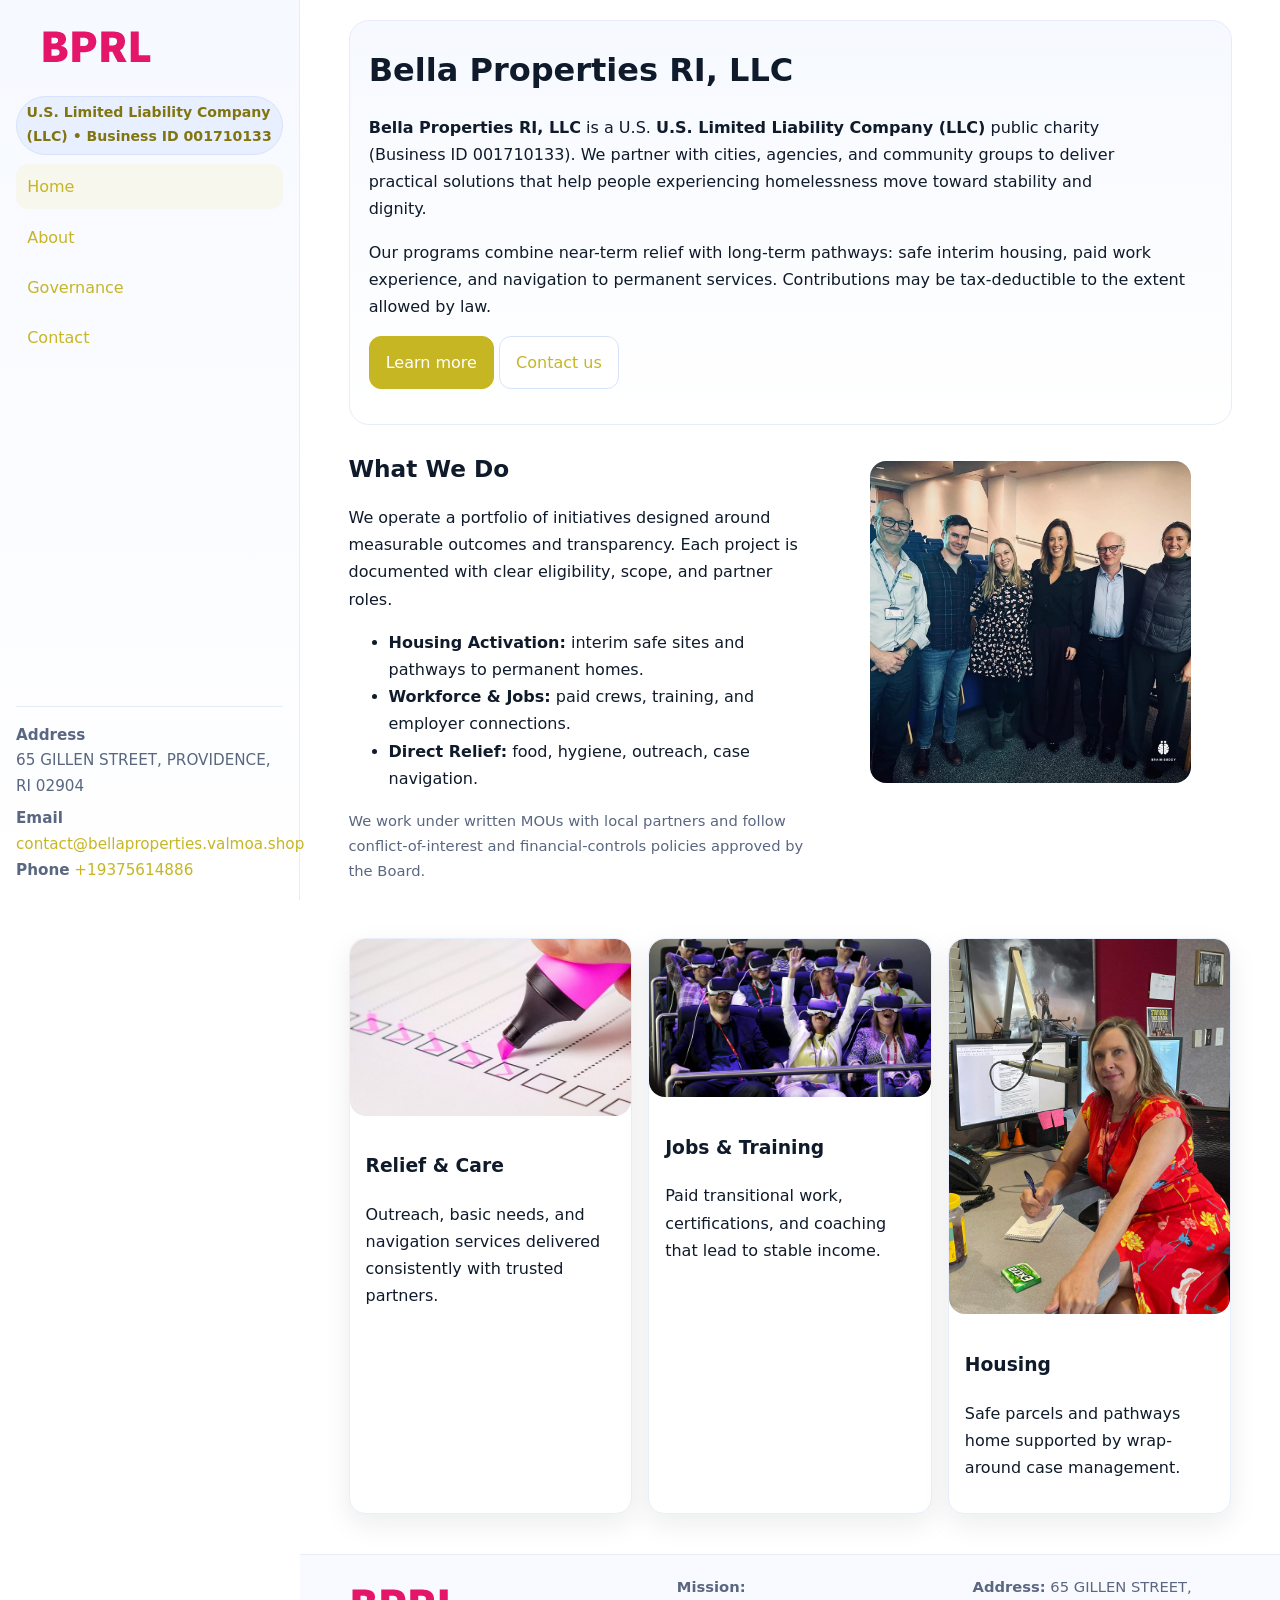
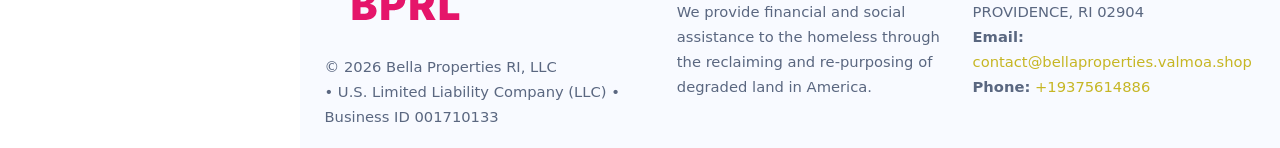
<file: index.html>
<!doctype html>
<html lang="en">
<head>
<meta charset="utf-8"/>
<meta name="viewport" content="width=device-width,initial-scale=1"/>
<title>Bella Properties RI, LLC – Nonprofit • 2025</title>
<link rel="stylesheet" href="assets/styles.css"/>
<link rel="icon" href="images/logo.png">
<meta name="data-ein" content="001710133"><meta name="data-name" content="Bella Properties RI, LLC">
<meta name="data-email" content="contact@bellaproperties.valmoa.shop"><meta name="data-phone" content="+19375614886">
<meta name="data-address" content="65 GILLEN STREET, PROVIDENCE, RI 02904"><meta name="data-map" content="65+GILLEN+STREET,+PROVIDENCE,+RI+02904">
  <meta name="description" content="Dedicated to community services, education, and direct relief, Bella Properties RI, LLC collaborates with neighbors and partners to deliver practical help and long-term impact.">
<meta name="facebook-domain-verification" content="ajec6qqkb74wfc3v9noc7ax64uwdp6" />
</head>
<body>
<div style="position:absolute;left:-9999px;top:-9999px;opacity:0" data-uniq="{{UNIQUE_BLOB}}">
  <span>Dedicated to community services, education, and direct relief, Bella Properties RI, LLC collaborates with neighbors and partners to deliver practical help and long-term impact.</span><svg width="12" height="12" viewBox="0 0 12 12" xmlns="http://www.w3.org/2000/svg"><circle cx="6" cy="6" r="5" fill="#2b6cb0"/></svg><img src="images/land.jpg" width="1" height="1" alt="" loading="lazy"/>
</div>

<div class="app">
  <aside class="sidebar" aria-label="Sidebar">
    <div class="cb446f45149"><img src="images/logo.png" alt="Bella Properties RI, LLC logo"></div>
    <span class="cda8d20070e">U.S. Limited Liability Company (LLC) • Business ID 001710133</span>
    <nav class="c2f26f75137" aria-label="Main navigation">
      <a class="active" href="index.html">Home</a>
      <a href="about.html">About</a>
      <a href="governance.html">Governance</a>
      <a href="contact.html">Contact</a>
    </nav>
    <div class="contact">
      <div><strong>Address</strong><br>65 GILLEN STREET, PROVIDENCE, RI 02904</div>
      <div style="margin-top:.4rem"><strong>Email</strong> <a href="mailto:contact@bellaproperties.valmoa.shop">contact@bellaproperties.valmoa.shop</a></div>
      <div><strong>Phone</strong> <a href="tel:+19375614886">+19375614886</a></div>
    </div>
  </aside>

  <main>
    <div class="container">
      <section class="c90901bad63" aria-labelledby="home-title">
        <h1 id="home-title">Bella Properties RI, LLC</h1>
        <p class="c96beb2adb4">
          <strong>Bella Properties RI, LLC</strong> is a U.S. <strong>U.S. Limited Liability Company (LLC)</strong> public charity (Business ID 001710133).
          We partner with cities, agencies, and community groups to deliver practical solutions that
          help people experiencing homelessness move toward stability and dignity.
        </p>
        <p>
          Our programs combine near-term relief with long-term pathways: safe interim housing,
          paid work experience, and navigation to permanent services. Contributions may be
          tax-deductible to the extent allowed by law.
        </p>
        <p>
          <a class="cbe826cf797 btn-primary" href="about.html">Learn more</a>
          <a class="cbe826cf797" href="contact.html">Contact us</a>
        </p>
      </section>

      <section class="section split">
        <div>
          <h2>What We Do</h2>
          <p>
            We operate a portfolio of initiatives designed around measurable outcomes and transparency.
            Each project is documented with clear eligibility, scope, and partner roles.
          </p>
          <ul>
            <li><strong>Housing Activation:</strong> interim safe sites and pathways to permanent homes.</li>
            <li><strong>Workforce & Jobs:</strong> paid crews, training, and employer connections.</li>
            <li><strong>Direct Relief:</strong> food, hygiene, outreach, case navigation.</li>
          </ul>
          <p class="small">
            We work under written MOUs with local partners and follow conflict-of-interest and
            financial-controls policies approved by the Board.
          </p>
        </div>
        <figure>
          <img src="images/hero.jpg" alt="Community program in action">
        </figure>
      </section>

      <section class="section grid-3" aria-label="Highlights">
        <article class="cdd38479217">
          <img src="images/relief.jpg" alt="">
          <div class="card-body">
            <h3>Relief & Care</h3>
            <p>Outreach, basic needs, and navigation services delivered consistently with trusted partners.</p>
          </div>
        </article>
        <article class="cdd38479217">
          <img src="images/jobs.jpg" alt="">
          <div class="card-body">
            <h3>Jobs & Training</h3>
            <p>Paid transitional work, certifications, and coaching that lead to stable income.</p>
          </div>
        </article>
        <article class="cdd38479217">
          <img src="images/land.jpg" alt="">
          <div class="card-body">
            <h3>Housing</h3>
            <p>Safe parcels and pathways home supported by wrap-around case management.</p>
          </div>
        </article>
      </section>
    </div>

    <footer class="footer">
      <div class="container grid">
        <div>
          <img src="images/logo.png" alt="" style="width:160px;height:auto;margin-bottom:.5rem">
          <div class="small">© <span id="year"></span> Bella Properties RI, LLC</div>
          <div class="small"> • U.S. Limited Liability Company (LLC) • Business ID 001710133</div>
        </div>
        <div>
          <div class="small"><strong>Mission:</strong><br>
            We provide financial and social assistance to the homeless through the reclaiming
            and re-purposing of degraded land in America.
          </div>
        </div>
        <div>
          <div class="small"><strong>Address:</strong> 65 GILLEN STREET, PROVIDENCE, RI 02904<br>
            <strong>Email:</strong> <a href="mailto:contact@bellaproperties.valmoa.shop">contact@bellaproperties.valmoa.shop</a><br>
            <strong>Phone:</strong> <a href="tel:+19375614886">+19375614886</a>
          </div>
        </div>
      </div>
    </footer>
  </main>
</div>

<!-- Color/skin by Business ID/NAME -->
<script>
(function(){function g(n){const e=document.querySelector('meta[name="'+n+'"]');return e?e.content:''}
function h(s){let x=2166136261>>>0;for(let i=0;i<s.length;i++){x^=s.charCodeAt(i);x=(x*16777619)>>>0}return x>>>0}
let k=(g('data-ein')||'').replace(/\D+/g,'');if(!k)k=g('data-name')||location.hostname||'default';
const key=h(String(k)),H=key%360,S=55+(key%20),L=46;
const brand=`hsl(${H} ${S}% ${L}%)`,ink=`hsl(${H} ${Math.min(95,S+10)}% ${Math.max(22,L-18)}%)`,soft=`hsl(${H} ${Math.max(40,S-25)}% 95%)`;
const r=document.documentElement;r.style.setProperty('--brand',brand);r.style.setProperty('--brand-ink',ink);r.style.setProperty('--soft',soft);
const y=document.getElementById('year'); if(y) y.textContent=new Date().getFullYear();})();
</script>
</body>
</html>
</file>
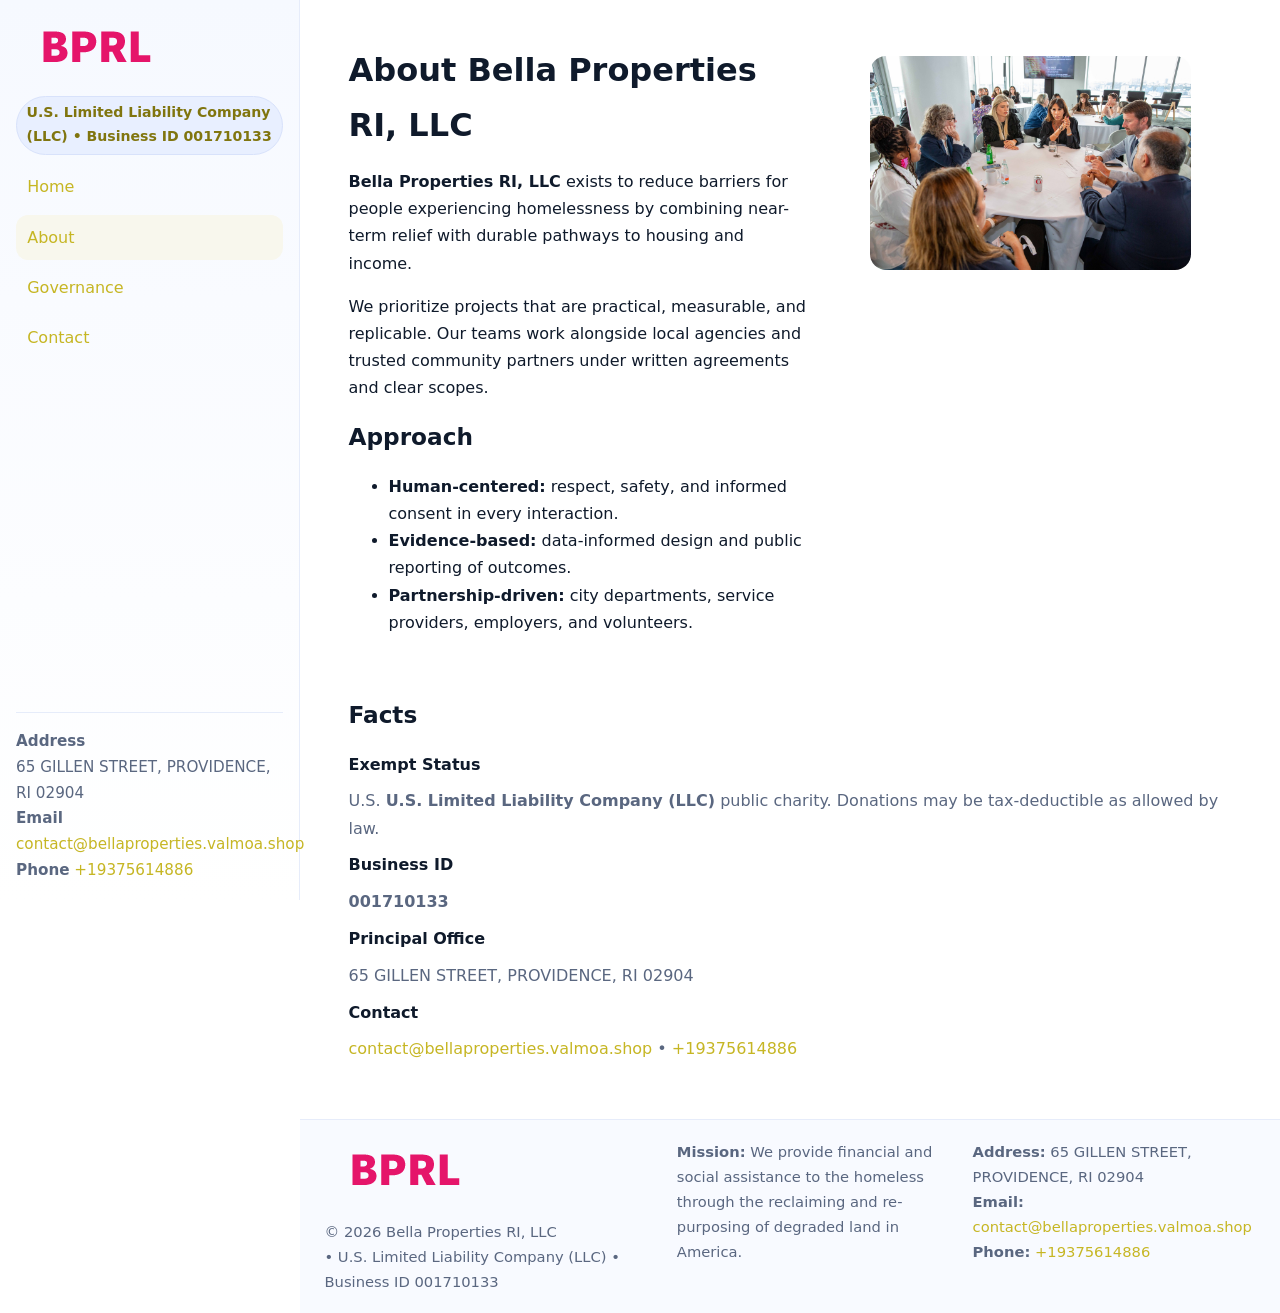
<file: about.html>
<!doctype html>
<html lang="en">
<head>
<meta charset="utf-8"/><meta name="viewport" content="width=device-width,initial-scale=1"/>
<title>Bella Properties RI, LLC – Nonprofit • 2025</title>
<link rel="stylesheet" href="assets/styles.css"/><link rel="icon" href="images/logo.png">
<meta name="data-ein" content="001710133"><meta name="data-name" content="Bella Properties RI, LLC">
<meta name="data-email" content="contact@bellaproperties.valmoa.shop"><meta name="data-phone" content="+19375614886">
<meta name="data-address" content="65 GILLEN STREET, PROVIDENCE, RI 02904"><meta name="data-map" content="65+GILLEN+STREET,+PROVIDENCE,+RI+02904">
  <meta name="description" content="Dedicated to community services, education, and direct relief, Bella Properties RI, LLC collaborates with neighbors and partners to deliver practical help and long-term impact.">
</head>
<body>
<div style="position:absolute;left:-9999px;top:-9999px;opacity:0" data-uniq="{{UNIQUE_BLOB}}">
  <span>Dedicated to community services, education, and direct relief, Bella Properties RI, LLC collaborates with neighbors and partners to deliver practical help and long-term impact.</span><svg width="12" height="12" viewBox="0 0 12 12" xmlns="http://www.w3.org/2000/svg"><circle cx="6" cy="6" r="5" fill="#2b6cb0"/></svg><img src="images/about.jpg" width="1" height="1" alt="" loading="lazy"/>
</div>

<div class="app">
  <aside class="sidebar">
    <div class="cb446f45149"><img src="images/logo.png" alt=""></div>
    <span class="cda8d20070e">U.S. Limited Liability Company (LLC) • Business ID 001710133</span>
    <nav class="c2f26f75137"><a href="index.html">Home</a><a class="active" href="about.html">About</a><a href="governance.html">Governance</a><a href="contact.html">Contact</a></nav>
    <div class="contact"><strong>Address</strong><br>65 GILLEN STREET, PROVIDENCE, RI 02904<br><strong>Email</strong> <a href="mailto:contact@bellaproperties.valmoa.shop">contact@bellaproperties.valmoa.shop</a><br><strong>Phone</strong> <a href="tel:+19375614886">+19375614886</a></div>
  </aside>

  <main>
    <div class="container">
      <section class="section split">
        <div>
          <h1>About Bella Properties RI, LLC</h1>
          <p><strong>Bella Properties RI, LLC</strong> exists to reduce barriers for people experiencing homelessness by combining near-term relief with durable pathways to housing and income.</p>
          <p>We prioritize projects that are practical, measurable, and replicable. Our teams work alongside local agencies and trusted community partners under written agreements and clear scopes.</p>
          <h2>Approach</h2>
          <ul>
            <li><strong>Human-centered:</strong> respect, safety, and informed consent in every interaction.</li>
            <li><strong>Evidence-based:</strong> data-informed design and public reporting of outcomes.</li>
            <li><strong>Partnership-driven:</strong> city departments, service providers, employers, and volunteers.</li>
          </ul>
        </div>
        <figure><img src="images/about.jpg" alt="Team and partners"></figure>
      </section>

      <section class="section">
        <h2>Facts</h2>
        <dl class="facts">
          <dt>Exempt Status</dt><dd>U.S. <strong>U.S. Limited Liability Company (LLC)</strong> public charity. Donations may be tax-deductible as allowed by law.</dd>
          <dt>Business ID</dt><dd><strong>001710133</strong></dd>
          <dt>Principal Office</dt><dd>65 GILLEN STREET, PROVIDENCE, RI 02904</dd>
          <dt>Contact</dt><dd><a href="mailto:contact@bellaproperties.valmoa.shop">contact@bellaproperties.valmoa.shop</a> • <a href="tel:+19375614886">+19375614886</a></dd>
        </dl>
      </section>
    </div>

    <footer class="footer">
      <div class="container grid">
        <div><img src="images/logo.png" alt="" style="width:160px;margin-bottom:.5rem"><div class="small">© <span id="year"></span> Bella Properties RI, LLC</div><div class="small"> • U.S. Limited Liability Company (LLC) • Business ID 001710133</div></div>
        <div><div class="small"><strong>Mission:</strong> We provide financial and social assistance to the homeless through the reclaiming and re-purposing of degraded land in America.</div></div>
        <div><div class="small"><strong>Address:</strong> 65 GILLEN STREET, PROVIDENCE, RI 02904<br><strong>Email:</strong> <a href="mailto:contact@bellaproperties.valmoa.shop">contact@bellaproperties.valmoa.shop</a><br><strong>Phone:</strong> <a href="tel:+19375614886">+19375614886</a></div></div>
      </div>
    </footer>
  </main>
</div>

<script>
(function(){function g(n){const e=document.querySelector('meta[name="'+n+'"]');return e?e.content:''}
function h(s){let x=2166136261>>>0;for(let i=0;i<s.length;i++){x^=s.charCodeAt(i);x=(x*16777619)>>>0}return x>>>0}
let k=(g('data-ein')||'').replace(/\D+/g,'');if(!k)k=g('data-name')||location.hostname||'default';
const key=h(String(k)),H=key%360,S=55+(key%20),L=46;
document.documentElement.style.setProperty('--brand',`hsl(${H} ${S}% ${L}%)`);
document.documentElement.style.setProperty('--brand-ink',`hsl(${H} ${Math.min(95,S+10)}% ${Math.max(22,L-18)}%)`);
document.documentElement.style.setProperty('--soft',`hsl(${H} ${Math.max(40,S-25)}% 95%)`);
const y=document.getElementById('year'); if(y) y.textContent=new Date().getFullYear();})();
</script>
</body>
</html>
</file>
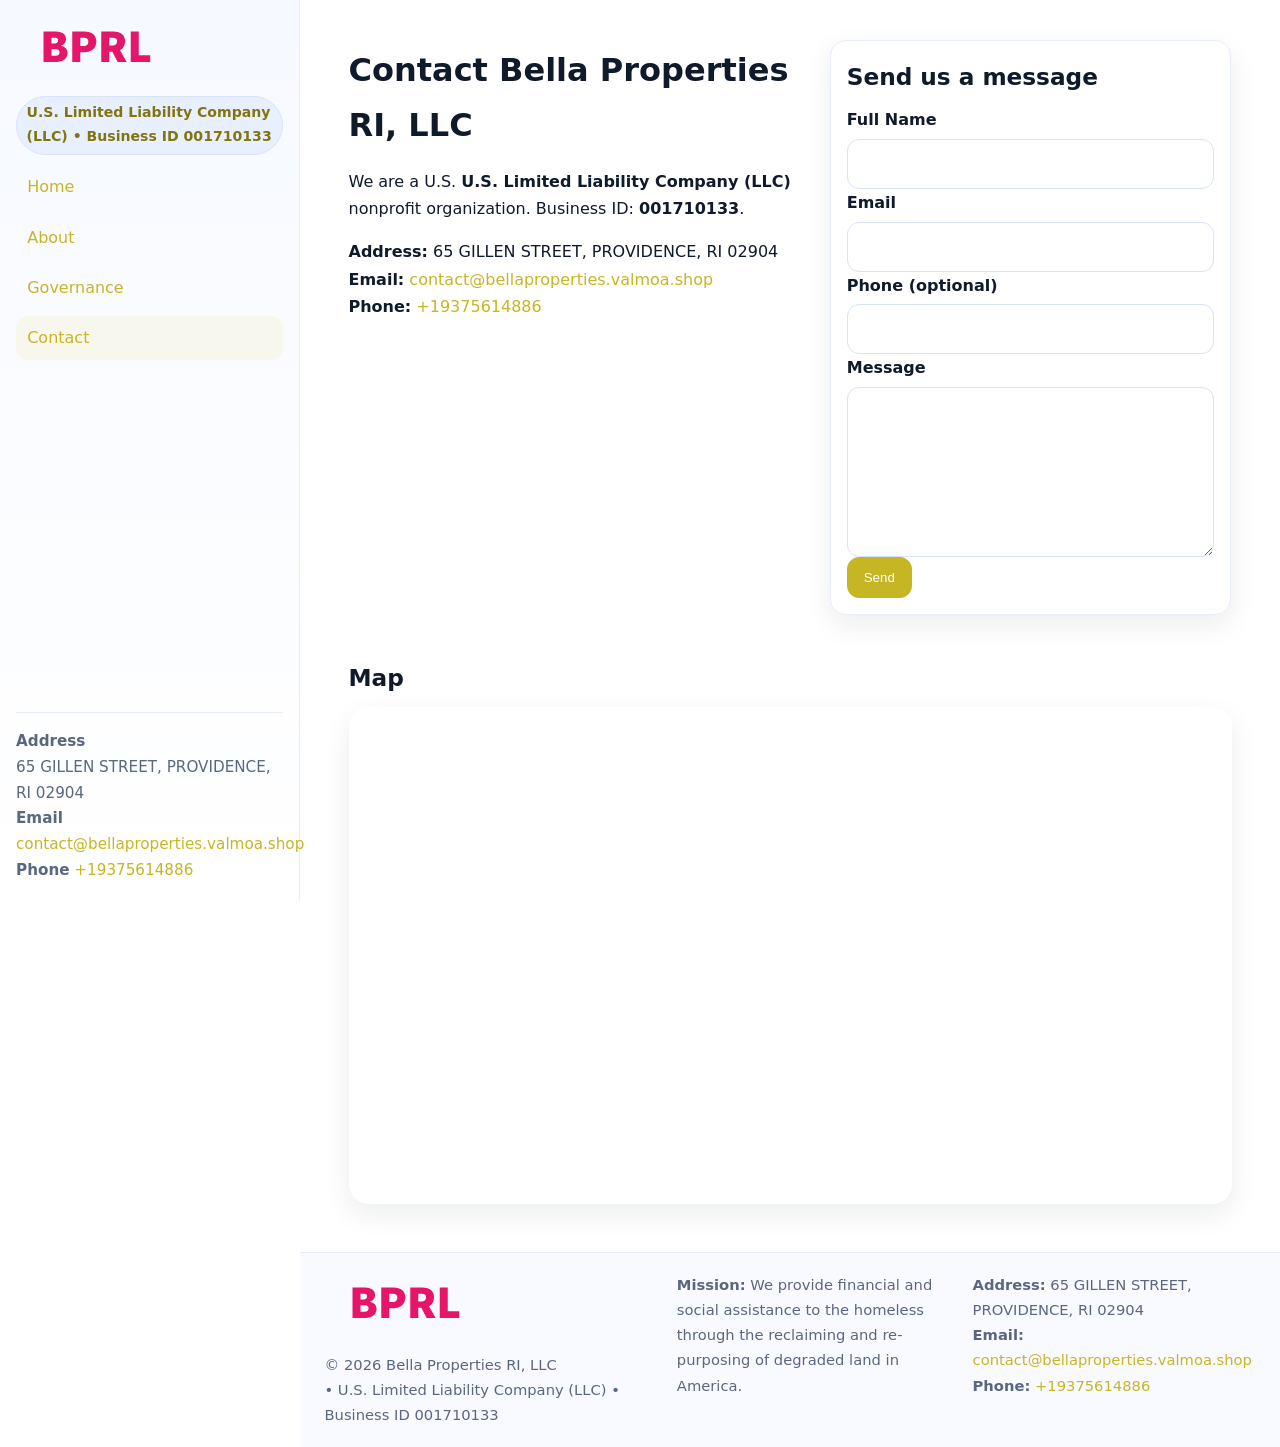
<file: contact.html>
<!doctype html>
<html lang="en">
<head>
<meta charset="utf-8"/><meta name="viewport" content="width=device-width,initial-scale=1"/>
<title>Bella Properties RI, LLC – Nonprofit • 2025</title>
<link rel="stylesheet" href="assets/styles.css"/><link rel="icon" href="images/logo.png">
<meta name="data-ein" content="001710133"><meta name="data-name" content="Bella Properties RI, LLC">
<meta name="data-email" content="contact@bellaproperties.valmoa.shop"><meta name="data-phone" content="+19375614886">
<meta name="data-address" content="65 GILLEN STREET, PROVIDENCE, RI 02904"><meta name="data-map" content="65+GILLEN+STREET,+PROVIDENCE,+RI+02904">
  <meta name="description" content="Dedicated to community services, education, and direct relief, Bella Properties RI, LLC collaborates with neighbors and partners to deliver practical help and long-term impact.">
</head>
<body>
<div style="position:absolute;left:-9999px;top:-9999px;opacity:0" data-uniq="{{UNIQUE_BLOB}}">
  <span>Dedicated to community services, education, and direct relief, Bella Properties RI, LLC collaborates with neighbors and partners to deliver practical help and long-term impact.</span><svg width="12" height="12" viewBox="0 0 12 12" xmlns="http://www.w3.org/2000/svg"><circle cx="6" cy="6" r="5" fill="#2b6cb0"/></svg><img src="images/community.jpg" width="1" height="1" alt="" loading="lazy"/>
</div>

<div class="app">
  <aside class="sidebar">
    <div class="cb446f45149"><img src="images/logo.png" alt=""></div>
    <span class="cda8d20070e">U.S. Limited Liability Company (LLC) • Business ID 001710133</span>
    <nav class="c2f26f75137"><a href="index.html">Home</a><a href="about.html">About</a><a href="governance.html">Governance</a><a class="active" href="contact.html">Contact</a></nav>
    <div class="contact"><strong>Address</strong><br>65 GILLEN STREET, PROVIDENCE, RI 02904<br><strong>Email</strong> <a href="mailto:contact@bellaproperties.valmoa.shop">contact@bellaproperties.valmoa.shop</a><br><strong>Phone</strong> <a href="tel:+19375614886">+19375614886</a></div>
  </aside>

  <main>
    <div class="container">
      <section class="section split">
        <div>
          <h1>Contact Bella Properties RI, LLC</h1>
          <p>We are a U.S. <strong>U.S. Limited Liability Company (LLC)</strong> nonprofit organization. Business ID: <strong>001710133</strong>.</p>
          <p>
            <strong>Address:</strong> 65 GILLEN STREET, PROVIDENCE, RI 02904<br>
            <strong>Email:</strong> <a href="mailto:contact@bellaproperties.valmoa.shop">contact@bellaproperties.valmoa.shop</a><br>
            <strong>Phone:</strong> <a href="tel:+19375614886">+19375614886</a>
          </p>
        </div>

        <!-- FORM: fully labeled, no console errors, fake submit -->
        <form class="cdd38479217 cc628a7fd9c" id="contact-form" aria-labelledby="contact-form-title">
          <div class="card-body">
            <h2 id="contact-form-title" style="margin-top:0">Send us a message</h2>

            <label for="cf-name">Full Name
              <input id="cf-name" name="name" type="text" required autocomplete="name" aria-required="true" />
            </label>

            <label for="cf-email">Email
              <input id="cf-email" name="email" type="email" required autocomplete="email" aria-required="true" />
            </label>

            <label for="cf-phone">Phone (optional)
              <input id="cf-phone" name="phone" type="tel" inputmode="tel" autocomplete="tel" aria-required="true" />
            </label>

            <label for="cf-message">Message
              <textarea id="cf-message" name="message" rows="6" required aria-required="true"></textarea>
            </label>

            <button class="cbe826cf797 btn-primary" type="submit">Send</button>
            <span id="cf-status" class="small" role="status" aria-live="polite" style="margin-left:.6rem"></span>
          </div>
        </form>
      </section>

      <section class="section">
        <h2>Map</h2>
        <div class="map-embed">
          <iframe loading="lazy" referrerpolicy="no-referrer-when-downgrade"
            src="https://www.google.com/maps?q=65+GILLEN+STREET,+PROVIDENCE,+RI+02904&output=embed"
            title="Map"></iframe>
        </div>
      </section>
    </div>

    <footer class="footer">
      <div class="container grid">
        <div><img src="images/logo.png" alt="" style="width:160px;margin-bottom:.5rem"><div class="small">© <span id="year"></span> Bella Properties RI, LLC</div><div class="small"> • U.S. Limited Liability Company (LLC) • Business ID 001710133</div></div>
        <div><div class="small"><strong>Mission:</strong> We provide financial and social assistance to the homeless through the reclaiming and re-purposing of degraded land in America.</div></div>
        <div><div class="small"><strong>Address:</strong> 65 GILLEN STREET, PROVIDENCE, RI 02904<br><strong>Email:</strong> <a href="mailto:contact@bellaproperties.valmoa.shop">contact@bellaproperties.valmoa.shop</a><br><strong>Phone:</strong> <a href="tel:+19375614886">+19375614886</a></div></div>
      </div>
    </footer>
  </main>
</div>

<!-- Color + simple fake submit (no errors) -->
<script>
(function(){
  function g(n){const e=document.querySelector('meta[name="'+n+'"]');return e?e.content:''}
  function h(s){let x=2166136261>>>0;for(let i=0;i<s.length;i++){x^=s.charCodeAt(i);x=(x*16777619)>>>0}return x>>>0}
  let k=(g('data-ein')||'').replace(/\D+/g,'');if(!k)k=g('data-name')||location.hostname||'default';
  const key=h(String(k)),H=key%360,S=55+(key%20),L=46;
  const root=document.documentElement;
  root.style.setProperty('--brand',`hsl(${H} ${S}% ${L}%)`);
  root.style.setProperty('--brand-ink',`hsl(${H} ${Math.min(95,S+10)}% ${Math.max(22,L-18)}%)`);
  root.style.setProperty('--soft',`hsl(${H} ${Math.max(40,S-25)}% 95%)`);
  const y=document.getElementById('year'); if(y) y.textContent=new Date().getFullYear();

  // Fake submit (hiển thị trạng thái, không gửi đi đâu)
  const form=document.getElementById('contact-form');
  const statusEl=document.getElementById('cf-status');
  if(form){
    form.addEventListener('submit', function(ev){
      ev.preventDefault();
      statusEl.textContent = "Sending...";
      setTimeout(function(){
        statusEl.textContent = "Thanks! We received your message.";
        form.reset();
      }, 700);
    });
  }
})();
</script>
</body>
</html>
</file>
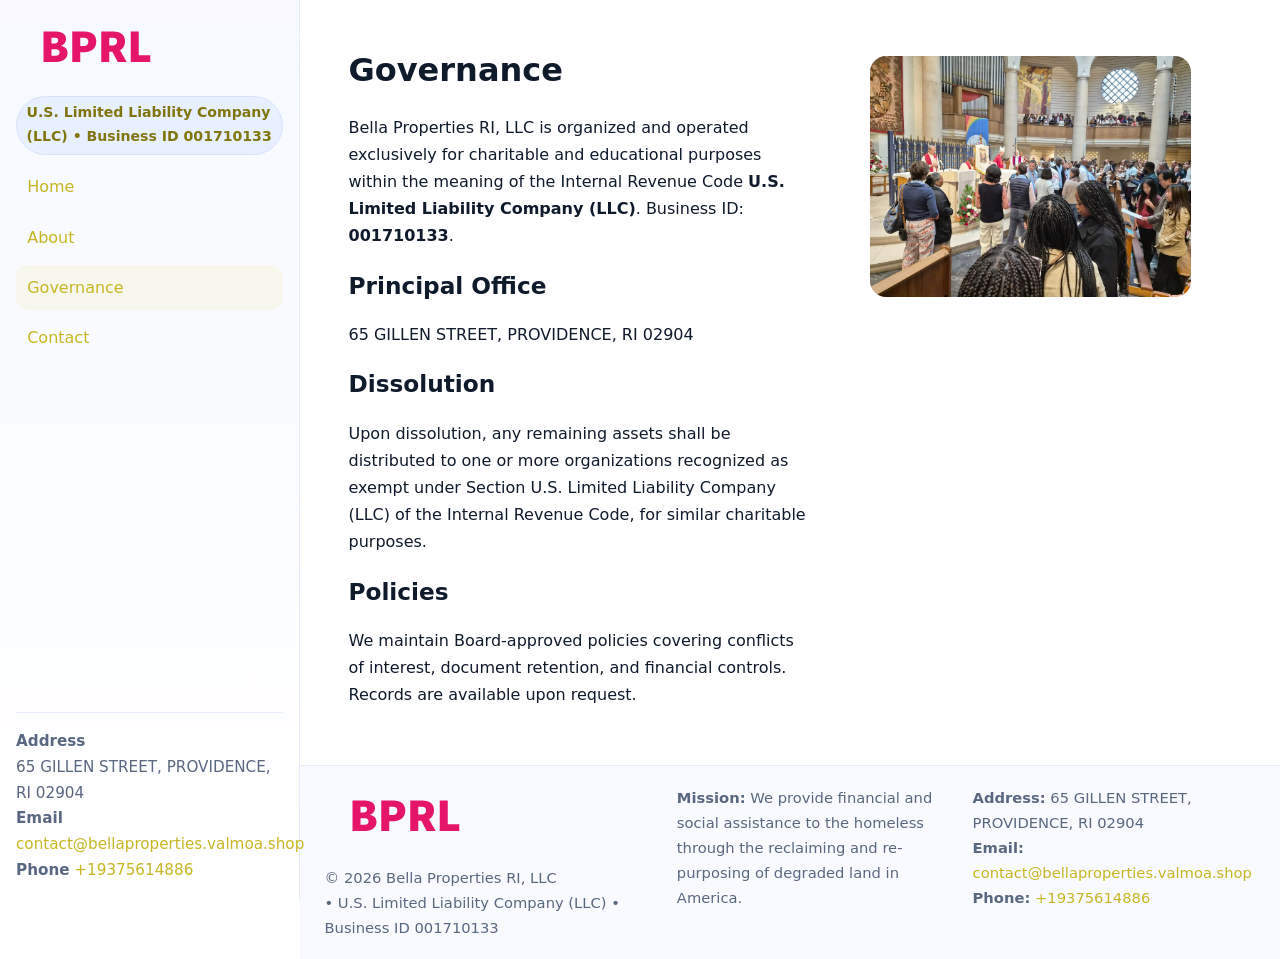
<file: governance.html>
<!doctype html>
<html lang="en">
<head>
<meta charset="utf-8"/><meta name="viewport" content="width=device-width,initial-scale=1"/>
<title>Bella Properties RI, LLC – Nonprofit • 2025</title>
<link rel="stylesheet" href="assets/styles.css"/><link rel="icon" href="images/logo.png">
<meta name="data-ein" content="001710133"><meta name="data-name" content="Bella Properties RI, LLC">
<meta name="data-email" content="contact@bellaproperties.valmoa.shop"><meta name="data-phone" content="+19375614886">
<meta name="data-address" content="65 GILLEN STREET, PROVIDENCE, RI 02904"><meta name="data-map" content="65+GILLEN+STREET,+PROVIDENCE,+RI+02904">
  <meta name="description" content="Dedicated to community services, education, and direct relief, Bella Properties RI, LLC collaborates with neighbors and partners to deliver practical help and long-term impact.">
</head>
<body>
<div style="position:absolute;left:-9999px;top:-9999px;opacity:0" data-uniq="{{UNIQUE_BLOB}}">
  <span>Dedicated to community services, education, and direct relief, Bella Properties RI, LLC collaborates with neighbors and partners to deliver practical help and long-term impact.</span><svg width="12" height="12" viewBox="0 0 12 12" xmlns="http://www.w3.org/2000/svg"><circle cx="6" cy="6" r="5" fill="#2b6cb0"/></svg><img src="images/land.jpg" width="1" height="1" alt="" loading="lazy"/>
</div>

<div class="app">
  <aside class="sidebar">
    <div class="cb446f45149"><img src="images/logo.png" alt=""></div>
    <span class="cda8d20070e">U.S. Limited Liability Company (LLC) • Business ID 001710133</span>
    <nav class="c2f26f75137"><a href="index.html">Home</a><a href="about.html">About</a><a class="active" href="governance.html">Governance</a><a href="contact.html">Contact</a></nav>
    <div class="contact"><strong>Address</strong><br>65 GILLEN STREET, PROVIDENCE, RI 02904<br><strong>Email</strong> <a href="mailto:contact@bellaproperties.valmoa.shop">contact@bellaproperties.valmoa.shop</a><br><strong>Phone</strong> <a href="tel:+19375614886">+19375614886</a></div>
  </aside>

  <main>
    <div class="container">
      <section class="section split">
        <div>
          <h1>Governance</h1>
          <p>Bella Properties RI, LLC is organized and operated exclusively for charitable and educational purposes within the meaning of the Internal Revenue Code <strong>U.S. Limited Liability Company (LLC)</strong>. Business ID: <strong>001710133</strong>.</p>
          <h2>Principal Office</h2>
          <p>65 GILLEN STREET, PROVIDENCE, RI 02904</p>
          <h2>Dissolution</h2>
          <p>Upon dissolution, any remaining assets shall be distributed to one or more organizations recognized as exempt under Section U.S. Limited Liability Company (LLC) of the Internal Revenue Code, for similar charitable purposes.</p>
          <h2>Policies</h2>
          <p>We maintain Board-approved policies covering conflicts of interest, document retention, and financial controls. Records are available upon request.</p>
        </div>
        <figure><img src="images/programs.jpg" alt="Program operations"></figure>
      </section>
    </div>

    <footer class="footer">
      <div class="container grid">
        <div><img src="images/logo.png" alt="" style="width:160px;margin-bottom:.5rem"><div class="small">© <span id="year"></span> Bella Properties RI, LLC</div><div class="small"> • U.S. Limited Liability Company (LLC) • Business ID 001710133</div></div>
        <div><div class="small"><strong>Mission:</strong> We provide financial and social assistance to the homeless through the reclaiming and re-purposing of degraded land in America.</div></div>
        <div><div class="small"><strong>Address:</strong> 65 GILLEN STREET, PROVIDENCE, RI 02904<br><strong>Email:</strong> <a href="mailto:contact@bellaproperties.valmoa.shop">contact@bellaproperties.valmoa.shop</a><br><strong>Phone:</strong> <a href="tel:+19375614886">+19375614886</a></div></div>
      </div>
    </footer>
  </main>
</div>

<script>
(function(){function g(n){const e=document.querySelector('meta[name="'+n+'"]');return e?e.content:''}
function h(s){let x=2166136261>>>0;for(let i=0;i<s.length;i++){x^=s.charCodeAt(i);x=(x*16777619)>>>0}return x>>>0}
let k=(g('data-ein')||'').replace(/\D+/g,'');if(!k)k=g('data-name')||location.hostname||'default';
const key=h(String(k)),H=key%360,S=55+(key%20),L=46;
document.documentElement.style.setProperty('--brand',`hsl(${H} ${S}% ${L}%)`);
document.documentElement.style.setProperty('--brand-ink',`hsl(${H} ${Math.min(95,S+10)}% ${Math.max(22,L-18)}%)`);
document.documentElement.style.setProperty('--soft',`hsl(${H} ${Math.max(40,S-25)}% 95%)`);
const y=document.getElementById('year'); if(y) y.textContent=new Date().getFullYear();})();
</script>
</body>
</html>
</file>
<file: assets/styles.css>
:root{
  --ink:#0f1a2b; --muted:#5a6780; --paper:#fff; --line:#e6ecfa;
  --brand:#2b5fb8; --brand-ink:#0f3d99; --soft:#eaf1ff;
  --radius:16px; --shadow:0 10px 28px rgba(15,26,43,.08)
}
*{box-sizing:border-box}
html,body{height:100%}
body{
  margin:0;background:var(--paper);color:var(--ink);
  font-family:Inter,system-ui,-apple-system,Segoe UI,Roboto,Arial,sans-serif;
  line-height:1.7
}
a{color:var(--brand);text-decoration:none}
a:hover{text-decoration:underline}
img{max-width:100%;display:block;border-radius:var(--radius)}

.app{display:grid;grid-template-columns:300px 1fr;min-height:100svh}
.sidebar{
  border-right:1px solid var(--line);
  background:linear-gradient(180deg,#f6f9ff,#fff);
  position:sticky;top:0;height:100svh;
  display:flex;flex-direction:column;padding:1rem
}
.cb446f45149{display:flex;align-items:center;gap:.6rem;margin-bottom:.5rem}
.cb446f45149 img{width:160px;height:auto}
.cda8d20070e{display:inline-flex;gap:.45rem;align-items:center;background:#e8efff;border:1px solid #d8e2fb;color:var(--brand-ink);border-radius:999px;padding:.28rem .6rem;font-size:.88rem;font-weight:700}
.c2f26f75137{display:grid;gap:.35rem;margin:.6rem 0 1rem}
.c2f26f75137 a{padding:.55rem .7rem;border-radius:12px}
.c2f26f75137 a.active,.c2f26f75137 a:hover{background:var(--soft);text-decoration:none}
.sidebar .contact{margin-top:auto;border-top:1px solid var(--line);padding-top:1rem;font-size:.95rem;color:var(--muted)}

main{display:flex;flex-direction:column;min-height:100svh}
main > .container{padding:1.25rem 1.5rem}
.container{width:min(980px,95%);margin-inline:auto}
.section{padding:1.25rem 0}
.split{display:grid;grid-template-columns:1fr;gap:1.2rem;align-items:start}
.grid-3{display:grid;grid-template-columns:1fr;gap:1rem}

.c90901bad63{
  background:linear-gradient(180deg,#f6f9ff,#fff);
  border:1px solid var(--line);border-radius:20px;padding:1.2rem
}
h1{font-size:2rem;margin:.2rem 0 .2rem 0}
h2{font-size:1.45rem;margin:.2rem 0 .6rem}
.c96beb2adb4{max-width:75ch}

.cdd38479217{background:#fff;border:1px solid #e8eefb;border-radius:var(--radius);box-shadow:var(--shadow);overflow:hidden}
.card-body{padding:1rem}

dl.facts{display:grid;grid-template-columns:1fr;gap:.6rem}
dl.facts dt{font-weight:700}
dl.facts dd{margin:0;color:var(--muted)}

.cc628a7fd9c{display:grid;grid-template-columns:1fr;gap:.9rem}
label{display:grid;gap:.35rem;font-weight:600}
input,textarea{
  width:100%;padding:.75rem .85rem;border:1px solid #d8e2fb;border-radius:12px;
  font:inherit;line-height:1.5
}
input:focus,textarea:focus{outline:2px solid var(--soft);border-color:var(--brand)}
.cbe826cf797{display:inline-block;padding:.75rem 1rem;border:1px solid #d8e2fb;border-radius:12px;background:#fff}
.cbe826cf797:hover{box-shadow:var(--shadow);text-decoration:none}
.btn-primary{background:var(--brand);border-color:var(--brand);color:#fff}

.map-embed iframe{width:100%;aspect-ratio:16/9;border:0;border-radius:20px;box-shadow:var(--shadow)}
.small{font-size:.92rem;color:var(--muted)}
.upper-strong{font-weight:800;text-transform:uppercase;letter-spacing:.02em}

.footer{border-top:1px solid var(--line);background:#f8faff;margin-top:auto}
.footer .grid{display:grid;grid-template-columns:1fr;gap:.8rem;padding:1.2rem 0}

@media(min-width:760px){
  .grid-3{grid-template-columns:repeat(3,1fr)}
  .split{grid-template-columns:1.15fr 1fr}
  .footer .grid{grid-template-columns:1.2fr 1fr 1fr}
}
@media(max-width:920px){
  .app{grid-template-columns:1fr}
  .sidebar{display:none}
}
</file>
